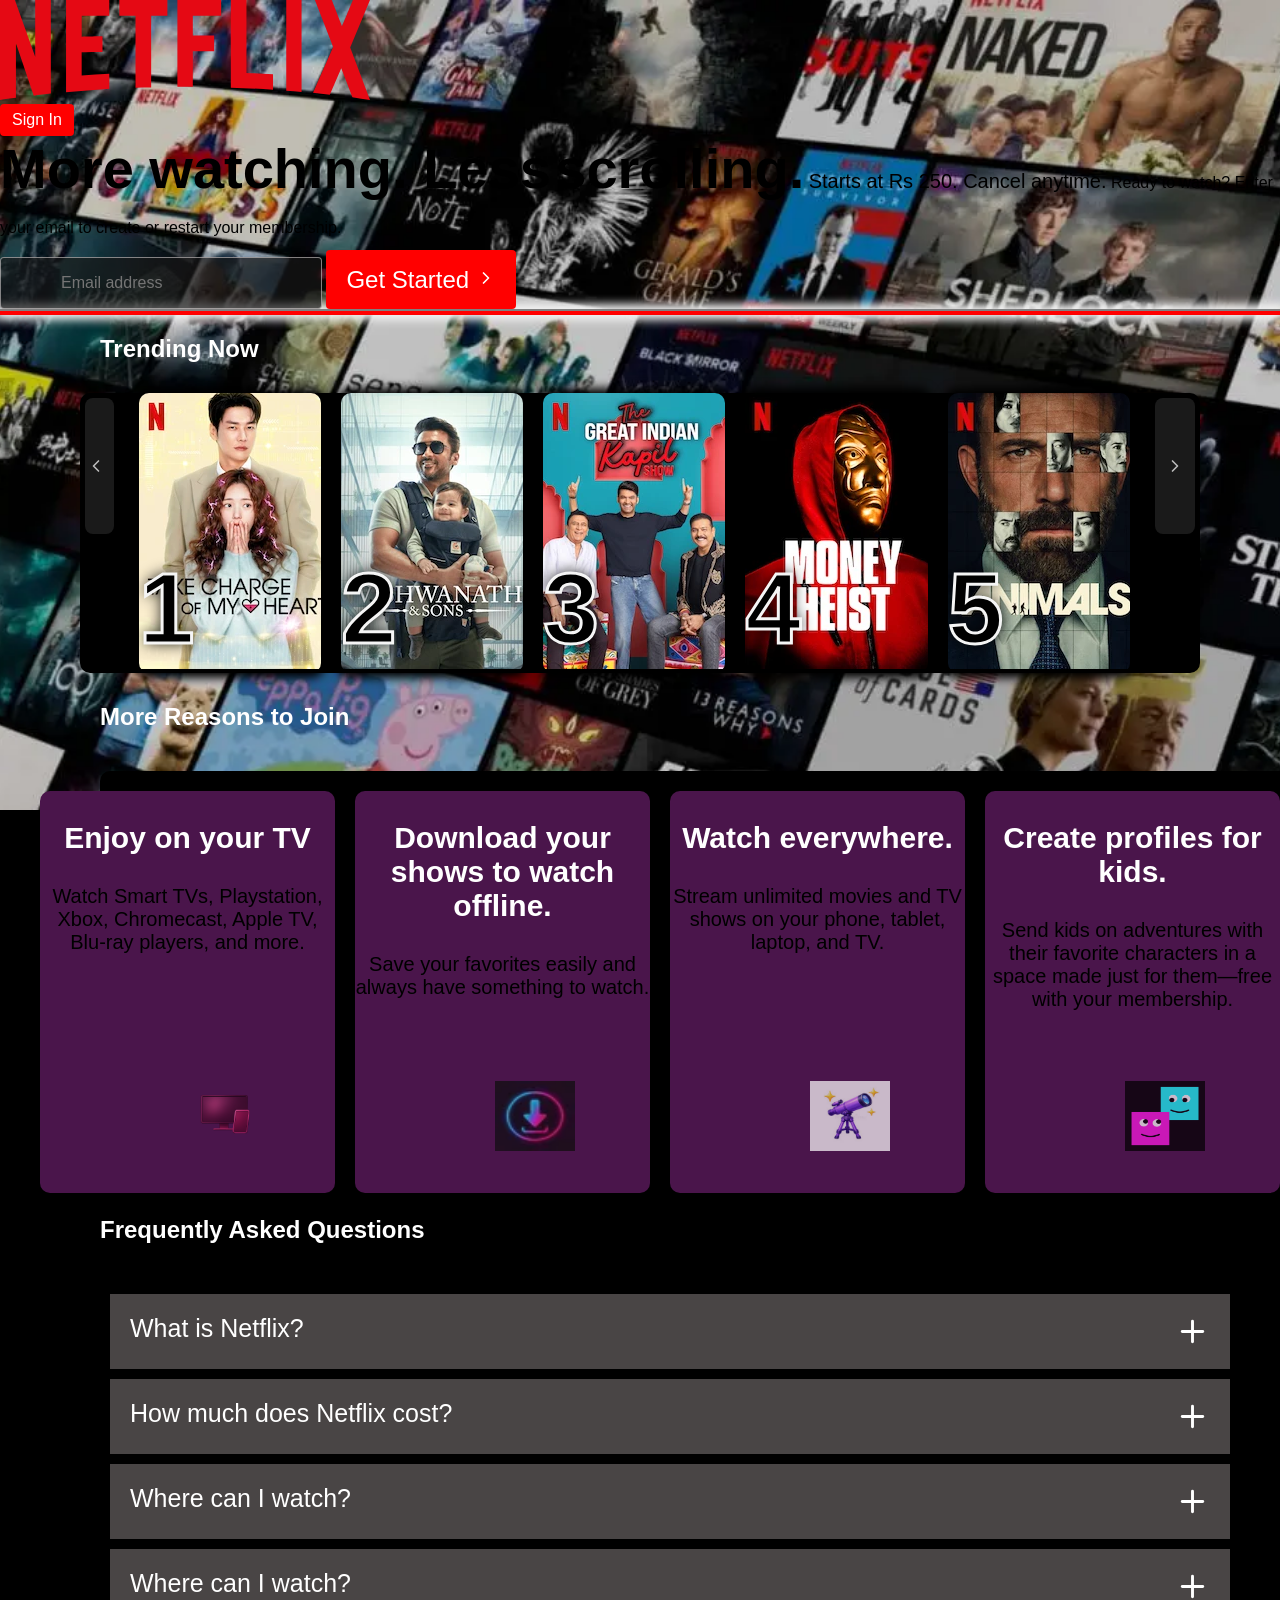
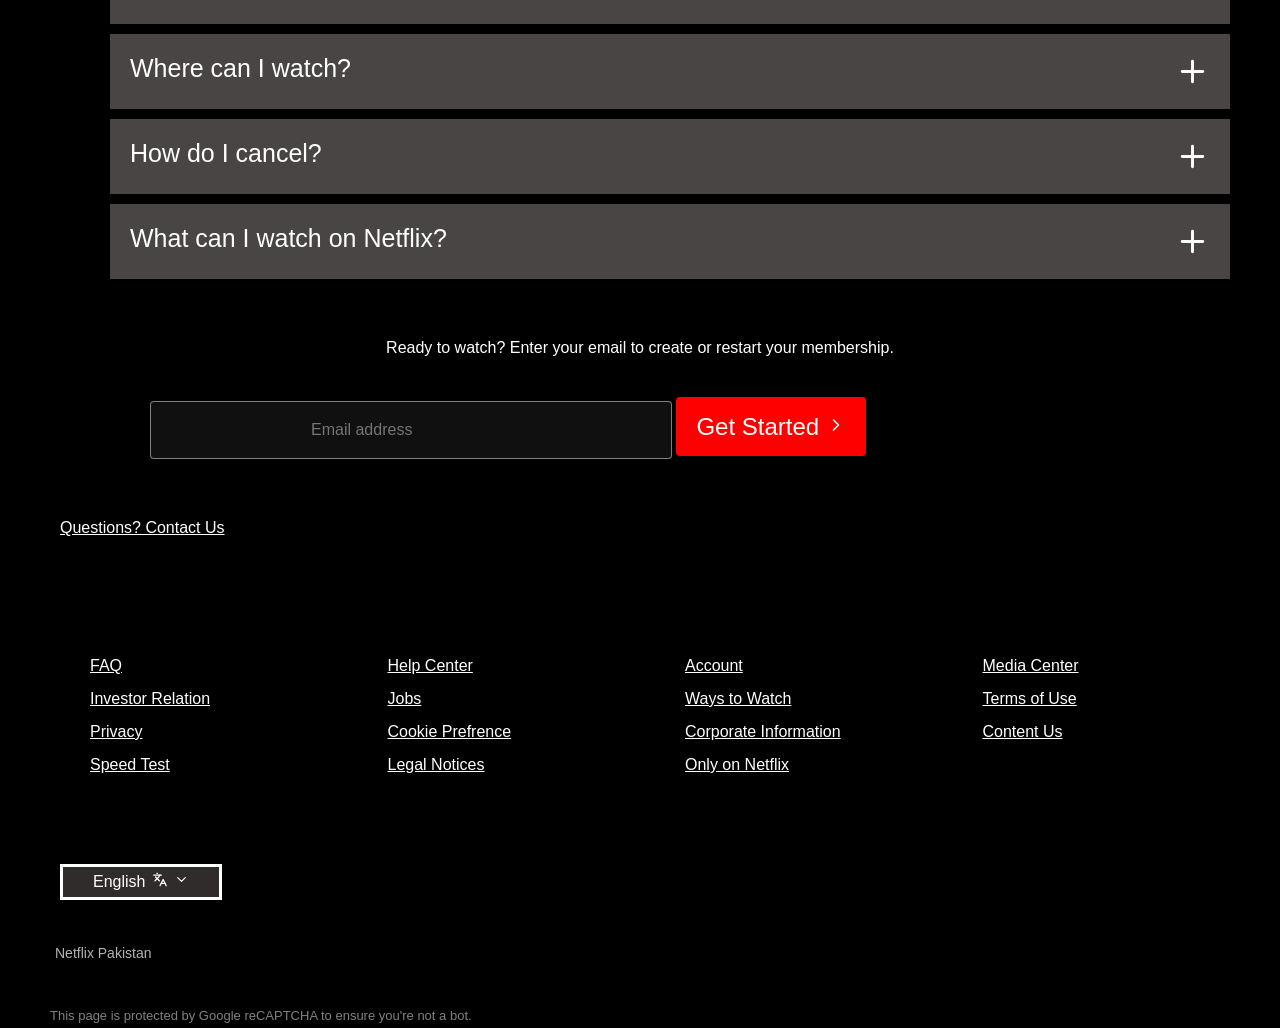
<file: index.html>
<!DOCTYPE html>
<html lang="en">

<head>
    <meta charset="UTF-8">
    <meta name="viewport" content="width=device-width, initial-scale=1.0">
    <title>Netflix</title>
    <link rel="stylesheet" href="./css/style.css">
</head>

<body>
    <div class="main">
        <nav>
            <span>
                <img src="./assets/images/logo.svg" alt="Netflix Logo">
            </span>
            <div>
                <button class="btn btn-red-sm">Sign In</button>
            </div>
        </nav>
        <div class="box"></div>
        <div class="hero">
            <span class="firstchild">More watching. Less</span>
            <span class="secondchild"> scrolling.</span>
            <span class="thirdchild"> Starts at Rs 250. Cancel anytime.</span>
            <span class="fourthchild">Ready to watch? Enter your email to create or restart your membership.</span>
            <div>
                <input type="text" placeholder="Email address">
                <button class="btn btn-red">Get Started 
                    <svg
  xmlns="http://www.w3.org/2000/svg"
  width="20"
  height="20"
  viewBox="0 0 24 24"
  fill="none"
  stroke="currentColor"
  stroke-width="2"
  stroke-linecap="round"
  stroke-linejoin="round"
>
  <path d="m9 18 6-6-6-6" />
</svg>
                </button>
            </div>
        </div>
        <div class="sepration"> 
        </div>
        <h2> Trending Now</h2>
                <div class="trending">
                    <button class="arrow1"> 
                        <svg
  xmlns="http://www.w3.org/2000/svg"
  width="20"
  height="20"
  viewBox="0 0 24 24"
  fill="none"
  stroke="currentColor"
  stroke-width="2"
  stroke-linecap="round"
  stroke-linejoin="round"
>
  <path d="m15 18-6-6 6-6" />
</svg>
                    </button>
            <div class="card">
                <div class="rank"> 1</div>
                <img src="./assets/images/image_11.webp" alt=" 1">
            </div>
            <div class="card">
                <div class="rank"> 2</div>
                <img src="./assets/images/image_12.webp" alt="2">
            </div>
            <div class="card">
                <div class="rank"> 3</div>
                <img src="./assets/images/image_14.webp" alt="3">
            </div>
            <div class="card">
                <div class="rank"> 4</div>
                <img src="./assets/images/image_15.webp" alt=4">
            </div>
            <div class="card">
                <div class="rank"> 5</div>
                <img src="./assets/images/image_13.webp" alt="5">
                </div>
            <button class="arrow">
                <svg
  xmlns="http://www.w3.org/2000/svg"
  width="20"
  height="20"
  viewBox="0 0 24 24"
  fill="none"
  stroke="currentColor"
  stroke-width="2"
  stroke-linecap="round"
  stroke-linejoin="round"
>
  <path d="m9 18 6-6-6-6" />
</svg>
            </button>
    </div>
    <h2>More Reasons to Join</h2>
    <div class="black" >
        <div class="purple">
            <h2>Enjoy on your TV</h2>
            <p>Watch Smart TVs, Playstation, Xbox, Chromecast, Apple TV, Blu-ray players, and more.</p>
            <img class="computer" src="./assets/images/com.png" alt="">
        </div>
        <div class="purple">
            <h2>Download your shows to watch offline.</h2>
            <p>Save your favorites easily and always have something to watch.</p>
            <img class="offline" src="./assets/images/Arrow.webp" alt="">
            </div>
            <div class="purple">
            <h2>Watch everywhere.</h2>
            <p> Stream unlimited movies and TV shows on your phone, tablet, laptop, and TV.</p>
            <img  class="tele" src="./assets/images/telescope.jfif" alt="">
    </div>
    <div class="purple">
        <h2>Create profiles for kids.</h2>
        <p>Send kids on adventures with their favorite characters in a space made just for them—free with your membership.</p>
    <img  class="kids" src="./assets/images/box.png" alt="">
      </div>
</div>
<div class="ans">
    <h2>Frequently Asked Questions</h2>
    <div class="faq">
        <div class="question what">
           <span>What is Netflix?</span> 
           <svg xmlns="http://www.w3.org/2000/svg"
  width="35"
  height="35"
  viewBox="0 0 24 24"
  fill="none"
  stroke="currentColor"
  stroke-width="2"
  stroke-linecap="round"
  stroke-linejoin="round"
>
  <path d="M12 5v14" />
  <path d="M5 12h14" />
</svg>
        </div>
        <div class="question how">
           <span>How much does Netflix cost?</span>
           <svg
  xmlns="http://www.w3.org/2000/svg"
  width="35"
  height="35"
  viewBox="0 0 24 24"
  fill="none"
  stroke="currentColor"
  stroke-width="2"
  stroke-linecap="round"
  stroke-linejoin="round"
>
  <path d="M12 5v14" />
  <path d="M5 12h14" />
</svg>
            
        </div>
        <div class="question where">
            <span>Where can I watch?</span>
            <svg
  xmlns="http://www.w3.org/2000/svg"
  width="35"
  height="35"
  viewBox="0 0 24 24"
  fill="none"
  stroke="currentColor"
  stroke-width="2"
  stroke-linecap="round"
  stroke-linejoin="round"
>
  <path d="M12 5v14" />
  <path d="M5 12h14" />
</svg>
        </div>
        <div class="question can">
            <span>Where can I watch?</span>
            <svg
  xmlns="http://www.w3.org/2000/svg"
  width="35"
  height="35"
  viewBox="0 0 24 24"
  fill="none"
  stroke="currentColor"
  stroke-width="2"
  stroke-linecap="round"
  stroke-linejoin="round"
>
  <path d="M12 5v14" />
  <path d="M5 12h14" />
</svg>
        </div>
        <div class="question watch">
            <span>Where can I watch?</span>
            <svg
  xmlns="http://www.w3.org/2000/svg"
  width="35"
  height="35"
  viewBox="0 0 24 24"
  fill="none"
  stroke="currentColor"
  stroke-width="2"
  stroke-linecap="round"
  stroke-linejoin="round"
>
  <path d="M12 5v14" />
  <path d="M5 12h14" />
</svg>
        </div>
        <div class="question cancel">
            <span>How do I cancel?</span>
            <svg
  xmlns="http://www.w3.org/2000/svg"
  width="35"
  height="35"
  viewBox="0 0 24 24"
  fill="none"
  stroke="currentColor"
  stroke-width="2"
  stroke-linecap="round"
  stroke-linejoin="round"
>
  <path d="M12 5v14" />
  <path d="M5 12h14" />
</svg>
        </div>
        <div class="question on">
            <span>What can I watch on Netflix?</span>
            <svg
  xmlns="http://www.w3.org/2000/svg"
  width="35"
  height="35"
  viewBox="0 0 24 24"
  fill="none"
  stroke="currentColor"
  stroke-width="2"
  stroke-linecap="round"
  stroke-linejoin="round"
>
  <path d="M12 5v14" />
  <path d="M5 12h14" />
</svg>
        </div>
        </div>
</div>
<p class="p">Ready to watch? Enter your email to create or restart your membership.</p>
<div class="end">
 <input type="text" placeholder="Email address">
<button class="btn btn-red">Get Started 
    <svg
  xmlns="http://www.w3.org/2000/svg"
  width="20"
  height="20"
  viewBox="0 0 24 24"
  fill="none"
  stroke="currentColor"
  stroke-width="2"
  stroke-linecap="round"
  stroke-linejoin="round"
>
  <path d="m9 18 6-6-6-6" />
</svg>
</button>
</div>

<div class="ooo">
    <a href="?"> Questions? Contact Us</a>
</div>

<footer>
<div class="footer-item">
        <a href="FAQ">FAQ</a>
        <a href="FAQ">Investor Relation</a>
        <a href="FAQ"> Privacy</a>
        <a href="FAQ"> Speed Test</a>
    </div>

    <div class="footer-item">
        <a href="FAQ">Help Center</a>
        <a href="FAQ">Jobs</a>
        <a href="FAQ">Cookie Prefrence</a>
        <a href="FAQ">Legal Notices</a>
    </div>

    <div class="footer-item">
        <a href="FAQ">Account</a>
        <a href="FAQ">Ways to Watch</a>
        <a href="FAQ">Corporate Information</a>
        <a href="FAQ">Only on Netflix</a>
    </div>

     <div class="footer-item">
        <a href="FAQ">Media Center</a>
        <a href="FAQ">Terms of Use</a>
        <a href="FAQ">Content Us</a>
    </div>
</footer>
<button class="english"> English
    <svg
  xmlns="http://www.w3.org/2000/svg"
  width="20"
  height="15"
  viewBox="0 0 24 24"
  fill="none"
  stroke="currentColor"
  stroke-width="2"
  stroke-linecap="round"
  stroke-linejoin="round"
>
  <path d="M14 18h6" />
  <path d="M2 5h12" />
  <path d="m22 22-5-10-5 10" />
  <path d="m4 14 6-6 2-3" />
  <path d="m5 8 6 6" />
  <path d="M7 2h1" />
</svg>
<svg
  xmlns="http://www.w3.org/2000/svg"
  width="15"
  height="15"
  viewBox="0 0 24 24"
  fill="none"
  stroke="currentColor"
  stroke-width="2"
  stroke-linecap="round"
  stroke-linejoin="round"
>
  <path d="m6 9 6 6 6-6" />
</svg>
</button>
<p class="line">
    Netflix Pakistan
</p>
<span class="last">
    This page is protected by Google reCAPTCHA to ensure you're not a bot.
</span>
</body>

</html>
</file>
<file: css/style.css>
@import url('https://fonts.googleapis.com/css2?family=Inter:ital,opsz,wght@0,14..32,100..900;1,14..32,100..900&display=swap');

* {
    padding: 0%;
    margin: 0%;
    font-family: "Open Sans", sans-serif;

}

body {
    background-color: black;
    /* background-size: cover; */
    /* background-repeat: no-repeat; */
}

.main {
    background-image: url("../assets/images/background_image.webp");
    height: 90vh;
    position: relative;
    background-position: center center;
    background-repeat: no-repeat;
    /* background-size: max(1350px, 100vw); */
    background-size: cover;
    width: 100%
}

.hero .firstchild {
    font-size: 56px;
    font-weight: 700;
    text-align:center;
}

.hero .secondchild {
    font-size: 56px;
    font-weight: 700;
     text-align:center;
}

.hero .thirdchild {
    font-size: 20px;
    font-weight: 500;
    line-height: 70px;
     text-align:center;
}

.hero .fourthchild {
    font-size: 16px;
    line-height: 24px;
     text-align:center;
    
}
.sepration{
    height:4px;
    background-color:red;
    border-top:2px solid grey;
    box-shadow: 0px 0px 10px 5px whitesmoke;
}
.btn{
    background-color: red;
    color: white;
    border:none;
    border-radius: 4px;
    padding: 13px 20px;
    font-size: 16px;
    cursor: pointer;
}
.btn-red{
    border-radius: 4px;
font-family: "Netflix Sans", "Helvetica Neue", "Segoe UI", Roboto, Ubuntu, sans-serif;
font-size: 24px;
font-weight: 500;
line-height: 33px;
color: #fff;
margin-top: 10px;

    
}
.btn-red-sm{
    font-weight: 400;
    border-radius: 4px;
    padding: 7px 12px;
}
input[type="text"]{
    padding: 13px 60px ;
    border-radius: 4px;
    background-color: rgba(23, 23, 23, 0.7);
    border: 1px solid rgba( 246,238,238,0.5);
font-family: "Netflix Sans", "Helvetica Neue", "Segoe UI", Roboto, Ubuntu, sans-serif;
font-size: 16px;
font-weight: 400;
line-height: 24px;
color: #fff;
}
h2{
    color: white;
    padding: 20px 100px;

}
.trending{
    display: flex;
    justify-content: space-between;
    margin: 10px 80px;
    gap: 20px;
    background-color: black;
    border-radius: 10px;
    position: relative;
}
.rank{
    line-height: 0.8;
    color: black;
    font-family: Netflix Sans, Helvetica Neue, Segoe UI, Roboto, Ubuntu, sans-serif;
    font-size: 100px;
    font-weight: 900;
    -webkit-text-stroke: 3px whitesmoke;
    margin-right: -20px;
    z-index: 1;
    position:absolute;
     bottom: 25px; 
    text-shadow: 0px 0px 15px black;
}
.card{
    position: relative;
    width: 150%;
    height: 100%;
    border-radius: 10px;
    overflow: hidden;
    box-shadow: 0px 0px 10px 5px black;
}
.arrow{
    margin-top: 10px;
    height: 8.5rem;
    width: 2.5rem;
    border-radius: 0.5rem;
    border-width: medium;
    border-color: currentcolor;
    display: flex;
    -webkit-box-align: center;
    border-style: none;
    align-items: center;
    padding: 10px;
    margin: 5px;
    transition: background-color 0.2s ease-in-out, color 0.2s ease-in-out;
    color: rgba(255, 255, 255, 0.7);
    background-color: rgba(255, 255, 255, 0.1);
    cursor: pointer;
}

.arrow1:hover{
    background-color: grey;
}
.black{display: flex;
    justify-content: space-between;
    background-color: black;
    border-radius: 10px;
    gap: 20px;
    box-sizing: border-box;
    padding: 20px 20px;
    width: 100%;
    max-width: 120rem;
    height: 50%;
    margin: 20px 100px;
    z-index: 2;
    font-family: "Inter", sans-serif;
    font-size: 20px;
    font-weight: 300;
}

.purple{
    right: 80px;
    background-color: #4A154B ;
    border-radius: 10px;
    gap: 20px;
    height: 110%;
    box-sizing: border-box;
    align-items: center;
    text-align: center;
    width: 35%;
    position: relative;
}
.purple h2{
    color:white;
    padding: 30px 0px;}
    h2{
        color: white;
        padding: 20px 100px;
    }
    .faq{
        color: white;
        padding: 20px 100px;
        margin: 0%;
        gap: 30px;
    }
    .faq .question{
        display: flex;
        justify-content: space-between;
        font-size: 25px;
        font-weight: 200;
    

    }
    .faq .question:hover{
        background-color: rgba(53, 51, 51, 0.1);
        cursor: pointer;
    }
     .arrow1{
        height: 8.5rem;
        margin-top: 10px;
    width: 15.5rem;
    border-radius: 0.5rem;
    border-width: medium;
    border-style: none;
    border-color: currentcolor;
    border-image: none;
    display: flex;
    -webkit-box-align:center;
    align-items: center;
    padding: 1px;
    margin: 5px;
    transition: background-color 0.2s ease-in-out, color 0.2s ease-in-out;
    color: rgba(255, 255, 255, 0.7);
    background-color: rgba(255, 255, 255, 0.1);
    cursor: pointer;
}
.arrow:hover{
    background-color: grey;
}
.what{padding: 20px;
    margin: 10px;
gap: 30px;
background-color: rgb(73, 69, 69);
border: 2px;
border-color: grey;
width: 100%;
}
.how{
    padding: 20px;
    margin: 10px;
gap: 30px;
background-color:rgb(73, 69, 69);
border: 2px;
border-color: grey;
width: 100%;
}
.cancel{
    padding: 20px;
    margin: 10px;
gap: 30px;
background-color: rgb(73, 69, 69);
border: 2px;
border-color: grey; 
width: 100%;
}
.where{
    padding: 20px;
    margin: 10px;
gap: 30px;
background-color: rgb(73, 69, 69);
border: 2px;
border-color: grey;
width: 100%;
}
.on{
    padding: 20px;
    margin: 10px;
gap: 30px;
background-color: rgb(73, 69, 69);
border: 2px;
border-color: grey;
width: 100%;
}
.can{
    padding: 20px;
    margin: 10px;
gap: 30px;
background-color: rgb(73, 69, 69);
border: 2px;
border-color: grey;
width: 100%;
}
.watch{
    padding: 20px;
    margin: 10px;
gap: 30px;
background-color: rgb(73, 69, 69);
border: 2px;
border-color: grey;
width: 100%;
}
.p{
    color: white;
    margin: 10px;
    padding: 20px;
    text-align: center ;
}
.end{input[type="text"]{
    padding: 16px 160px ;
    border-radius: 4px;
    background-color: rgba(23, 23, 23, 0.7);
    font-size: 16px;
    border: 1px solid rgba( 246,238,238,0.5);
    align-items: center;
    margin-left: 150px;

}

}
footer{
    display: grid;
    grid-template-columns: 1fr 1fr 1fr 1fr;
    max-width: 100vw;
    margin: 80px;
    gap: 70px;

}
.footer-item{
    display: flex;
    flex-direction: column;
    gap: 15px;
    padding: 10px;


}
footer .footer-item a{
    color: #fff;
}
.ooo{
    margin: 30px;
    padding: 30px;

}
.ooo a{
    color: #fff;
}
.english{
    font-family: "Netflix Sans", "Helvetica Neue", "Segoe UI", Roboto, Ubuntu, sans-serif;
font-size: 16px;
font-weight: 400;
line-height: 20px;
color: #fff;
border: 3px solid white;
background-color: rgb(48, 44, 44);
margin-left: 60px;
padding: 5px 30px;
cursor: pointer;
}
.english:hover{
    background-color: rgb(10, 10, 10);
}
.line{
    font-family: "Netflix Sans", "Helvetica Neue", "Segoe UI", Roboto, Ubuntu, sans-serif;
font-size: 14px;
font-weight: 400;
color: #ffffffb3;
margin: 25px 35px;
padding: 20px;

}
.last{
    font-family: "Netflix Sans", "Helvetica Neue", "Segoe UI", Roboto, Ubuntu, sans-serif;
font-size: 13px;
font-weight: 400;
line-height: 20px;
color: #ffffff80;
margin: 0px 45px;
padding: 5px;
}
.computer{
    width: 80px;
    height: 70px;
    margin: 40px;
    opacity: 0.7;
    position: absolute;
    left: 100px;
    top: 250px;
}
.offline{
    width: 80px;
    height: 70px;
    margin: 40px;
    opacity: 0.7;
    position: absolute;
    left: 100px;
    top: 250px;
}
.tele{width: 80px;
    height: 70px;
    margin: 40px;
    opacity: 0.7;
    position: absolute;
    left: 100px;
    top: 250px;
    
}
 .kids{width: 80px;
    height: 70px;
    margin: 40px;
    opacity: 0.7;
    position: absolute;
    left: 100px;
    top: 250px;
}
</file>
